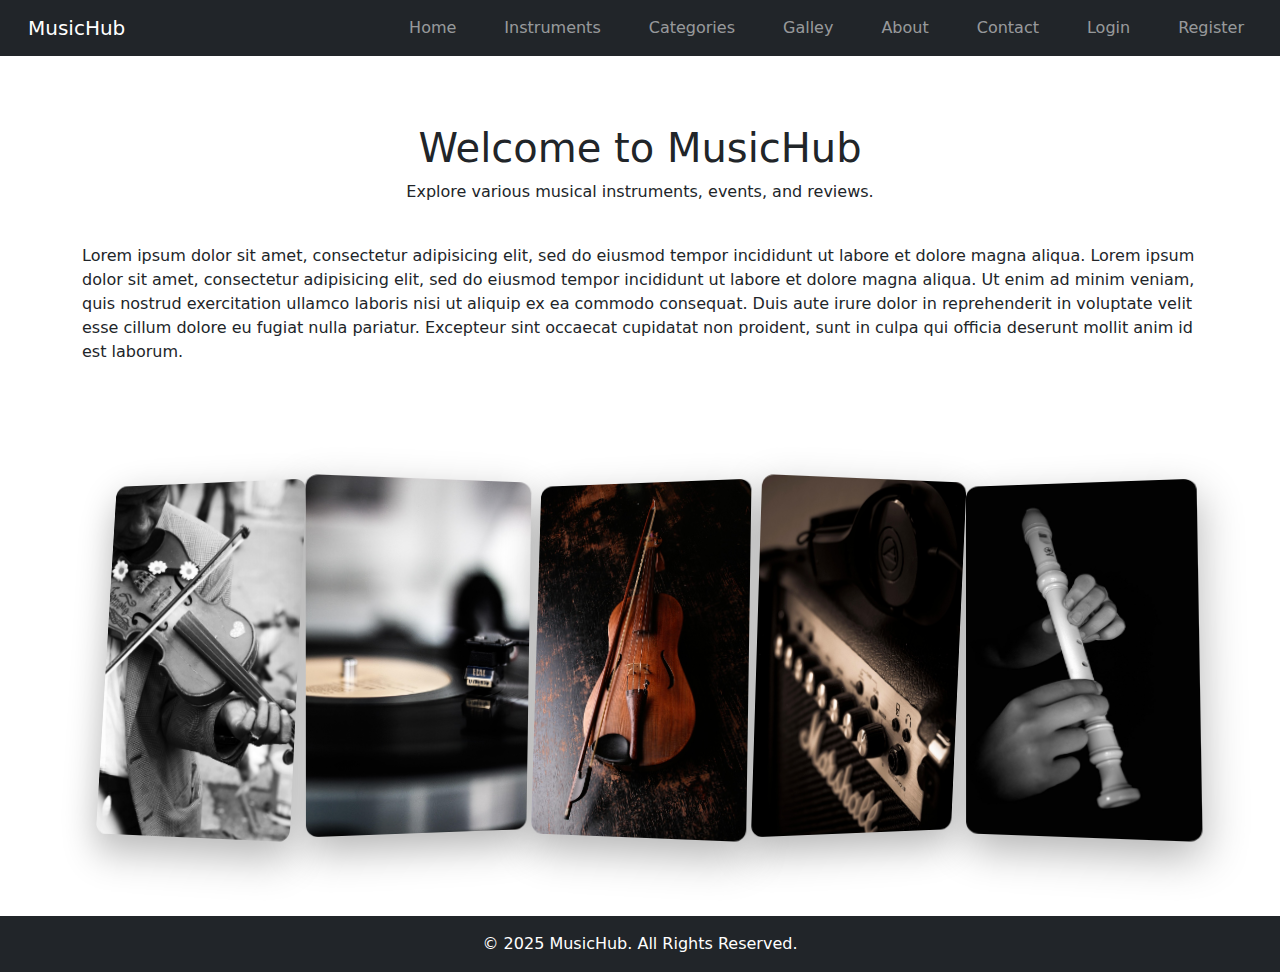
<file: index.html>
<!DOCTYPE html>
<html lang="en">
<head>
  <meta charset="UTF-8" />
  <meta name="viewport" content="width=device-width, initial-scale=1.0"/>
  <title>Music Instrument System</title>
  <link rel="stylesheet" href="style.css" />
  <link href="https://cdn.jsdelivr.net/npm/bootstrap@5.3.0/dist/css/bootstrap.min.css" rel="stylesheet" />

  <style>
    /* --- Collage Section Styles --- */
    .collage {
      position: relative;
      display: flex;
      justify-content: center;
      gap: -60px; /* overlap like Wix */
      perspective: 1200px;
      margin: 80px 0; /* space before footer */
    }

    .collage img {
      width: 220px;
      height: auto;
      border-radius: 12px;
      box-shadow: 0 15px 40px rgba(0,0,0,0.3);
      transform: rotateY(-15deg) rotateX(5deg);
      transition: transform 0.2s ease, z-index 0.2s ease;
      cursor: pointer;
      position: relative;
    }

    .collage img:nth-child(even) {
      transform: rotateY(15deg) rotateX(-5deg);
    }
  </style>
</head>
<body>

  <div class="wrapper">
    <!-- Header / Navbar -->
    <nav class="navbar navbar-expand-lg navbar-dark bg-dark">
      <div class="container-fluid">
        <a class="navbar-brand" href="index.html">MusicHub</a>
        <button class="navbar-toggler" type="button" data-bs-toggle="collapse" data-bs-target="#navbarNav">
          <span class="navbar-toggler-icon"></span>
        </button>
        <div class="collapse navbar-collapse" id="navbarNav">
          <ul class="navbar-nav ms-auto">
            <li class="nav-item"><a class="nav-link" href="index.html">Home</a></li>
            <li class="nav-item"><a class="nav-link" href="instrument.html">Instruments</a></li>
            <li class="nav-item"><a class="nav-link" href="categories.html">Categories</a></li>
            <li class="nav-item"><a class="nav-link" href="galley.html">Galley</a></li>
            <li class="nav-item"><a class="nav-link" href="about.html">About</a></li>
            <li class="nav-item"><a class="nav-link" href="contact.html">Contact</a></li>
            <li class="nav-item"><a class="nav-link" href="login.html">Login</a></li>
            <li class="nav-item"><a class="nav-link" href="register.html">Register</a></li>
          </ul>
        </div>
      </div>
    </nav>

    <!-- Main content -->
    <div class="main container mt-5">
      <h1 class="text-center">Welcome to MusicHub</h1>
      <p class="text-center">Explore various musical instruments, events, and reviews.</p><br>
      <p>
        Lorem ipsum dolor sit amet, consectetur adipisicing elit, sed do eiusmod
        tempor incididunt ut labore et dolore magna aliqua. Lorem ipsum dolor sit amet, consectetur adipisicing elit, sed do eiusmod
        tempor incididunt ut labore et dolore magna aliqua. Ut enim ad minim veniam,
        quis nostrud exercitation ullamco laboris nisi ut aliquip ex ea commodo
        consequat. Duis aute irure dolor in reprehenderit in voluptate velit esse
        cillum dolore eu fugiat nulla pariatur. Excepteur sint occaecat cupidatat non
        proident, sunt in culpa qui officia deserunt mollit anim id est laborum.
      </p>
    </div>

    <!-- Collage Section -->
    <div class="collage container-center">
      <img src="images\g6.jpeg" alt="Instrument 1">
      <img src="images\g15.jpg" alt="Instrument 2">
      <img src="images\g12.jpg" alt="Instrument 3">
      <img src="images\g11.jpg" alt="Instrument 4">
      <img src="images\g13.jpg" alt="Instrument 5">
    </div>

    <!-- Footer -->
    <footer class="footer bg-dark text-white text-center py-3">
      &copy; 2025 MusicHub. All Rights Reserved.
    </footer>
  </div>

  <!-- Bootstrap Bundle -->
  <script src="https://cdn.jsdelivr.net/npm/bootstrap@5.3.0/dist/js/bootstrap.bundle.min.js"></script>

  <!-- Collage Hover Script -->
  <script>
    const images = document.querySelectorAll('.collage img');

    images.forEach(img => {
      img.addEventListener('mousemove', (e) => {
        const rect = img.getBoundingClientRect();
        const x = e.clientX - rect.left; 
        const y = e.clientY - rect.top;
        const centerX = rect.width / 2;
        const centerY = rect.height / 2;

        const rotateX = ((y - centerY) / centerY) * 10; // tilt up/down
        const rotateY = ((x - centerX) / centerX) * 10; // tilt left/right

        img.style.transform = `rotateY(${rotateY}deg) rotateX(${-rotateX}deg) scale(1.1)`;
        img.style.zIndex = 10;
      });

      img.addEventListener('mouseleave', () => {
        img.style.transform = ''; // reset to default CSS
        img.style.zIndex = 1;
      });
    });
  </script>
</body>
</html>
</file>
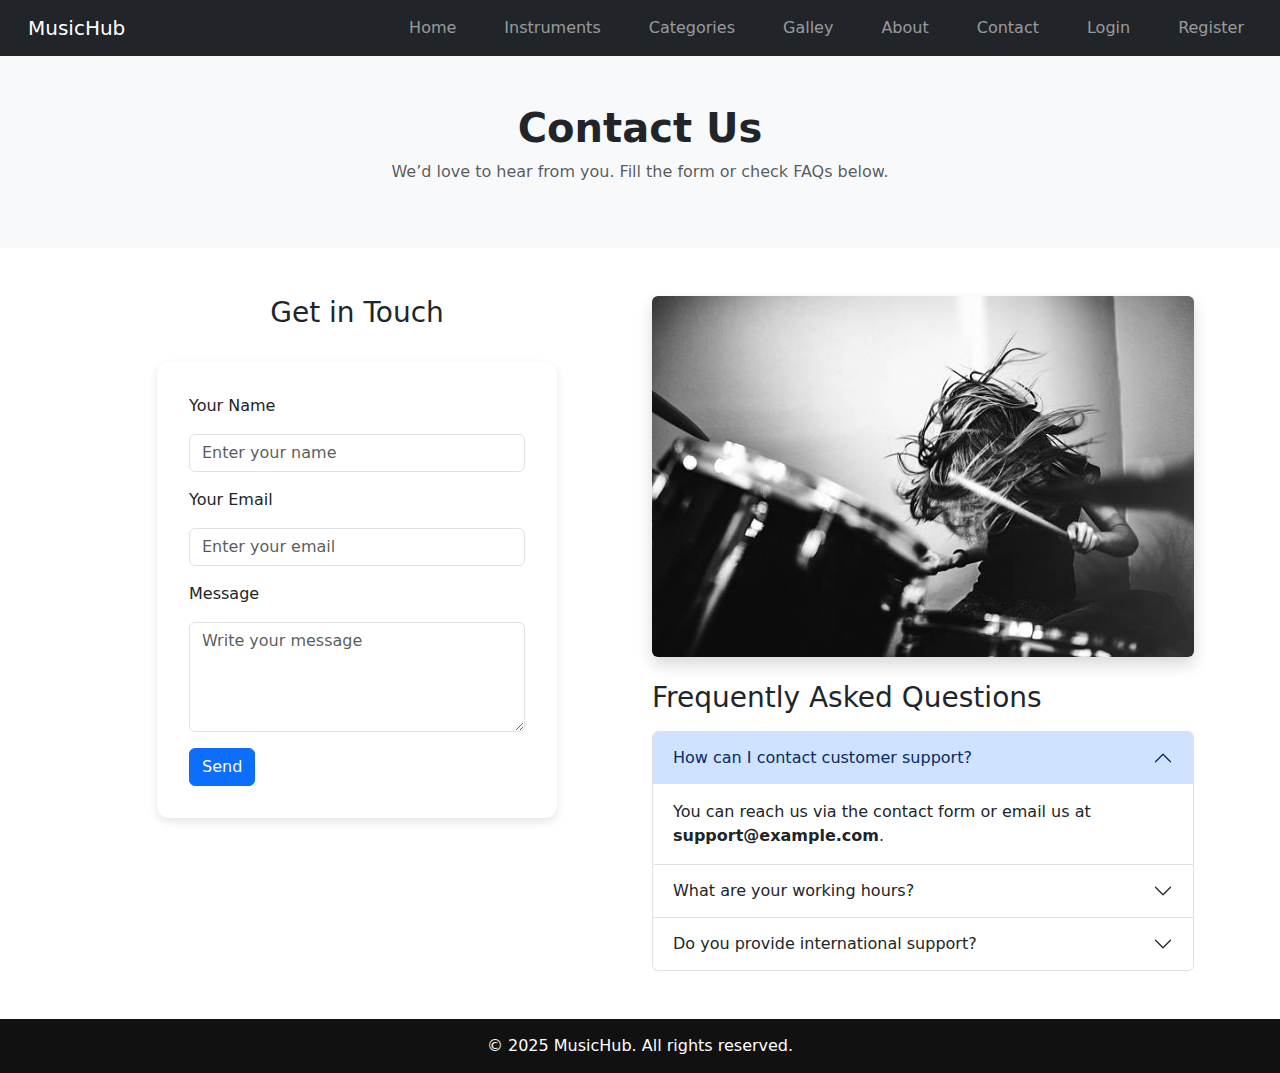
<file: contact.html>
<!DOCTYPE html>
<html lang="en">
<head>
  <meta charset="UTF-8">
  <title>Contact Us - MusicHub</title>
  <link rel="stylesheet" href="style.css">
  <link href="https://cdn.jsdelivr.net/npm/bootstrap@5.3.0/dist/css/bootstrap.min.css" rel="stylesheet">
</head>
<body>
  <div class="wrapper">
    <!-- Header/Navbar -->
    <nav class="navbar navbar-expand-lg navbar-dark bg-dark">
      <div class="container-fluid">
        <a class="navbar-brand" href="index.html">MusicHub</a>
        <button class="navbar-toggler" type="button" data-bs-toggle="collapse" data-bs-target="#navbarNav">
          <span class="navbar-toggler-icon"></span>
        </button>
        <div class="collapse navbar-collapse" id="navbarNav">
          <ul class="navbar-nav ms-auto">
            <li class="nav-item"><a class="nav-link" href="index.html">Home</a></li>
            <li class="nav-item"><a class="nav-link" href="instrument.html">Instruments</a></li>
            <li class="nav-item"><a class="nav-link" href="categories.html">Categories</a></li>
            <li class="nav-item"><a class="nav-link" href="galley.html">Galley</a></li>
            <li class="nav-item"><a class="nav-link" href="about.html">About</a></li>
            <li class="nav-item"><a class="nav-link" href="contact.html">Contact</a></li>
            <li class="nav-item"><a class="nav-link" href="login.html">Login</a></li>
            <li class="nav-item"><a class="nav-link" href="register.html">Register</a></li>
          </ul>
        </div>
      </div>
    </nav>

<!-- Contact Title -->
  <section class="py-5 text-center bg-light">
    <div class="container">
      <h1 class="fw-bold">Contact Us</h1>
      <p class="text-muted">We’d love to hear from you. Fill the form or check FAQs below.</p>
    </div>
  </section>

  <!-- Contact Content -->
  <section class="container my-5">
    <div class="row g-4">

      <!-- Left Side: Contact Form -->
      <div class="col-md-6">
        <h3 class="mb-3"><center>Get in Touch</center></h3>
        <form onsubmit="showPopup(event)">
          <div class="mb-3">
            <label for="name" class="form-label">Your Name</label>
            <input type="text" class="form-control" id="name" placeholder="Enter your name" required>
          </div>
          <div class="mb-3">
            <label for="email" class="form-label">Your Email</label>
            <input type="email" class="form-control" id="email" placeholder="Enter your email" required>
          </div>
          <div class="mb-3">
            <label for="message" class="form-label">Message</label>
            <textarea class="form-control" id="message" rows="4" placeholder="Write your message" required></textarea>
          </div>
          <button type="submit" class="btn btn-primary">Send</button>
        </form>
      </div>

      <!-- Right Side: Image + FAQ -->
      <div class="col-md-6">
        <!-- Image -->
        <img src="images\g3.jpg" alt="Contact Support" class="img-fluid rounded mb-4 shadow">

        <!-- FAQ Section -->
        <h3 class="mb-3">Frequently Asked Questions</h3>
        <div class="accordion" id="faqAccordion">

          <!-- Q1 -->
          <div class="accordion-item">
            <h2 class="accordion-header" id="faq1">
              <button class="accordion-button" type="button" data-bs-toggle="collapse" data-bs-target="#answer1" aria-expanded="true" aria-controls="answer1">
                How can I contact customer support?
              </button>
            </h2>
            <div id="answer1" class="accordion-collapse collapse show" aria-labelledby="faq1" data-bs-parent="#faqAccordion">
              <div class="accordion-body">
                You can reach us via the contact form or email us at <b>support@example.com</b>.
              </div>
            </div>
          </div>

          <!-- Q2 -->
          <div class="accordion-item">
            <h2 class="accordion-header" id="faq2">
              <button class="accordion-button collapsed" type="button" data-bs-toggle="collapse" data-bs-target="#answer2" aria-expanded="false" aria-controls="answer2">
                What are your working hours?
              </button>
            </h2>
            <div id="answer2" class="accordion-collapse collapse" aria-labelledby="faq2" data-bs-parent="#faqAccordion">
              <div class="accordion-body">
                We are available Monday to Friday, from <b>9:00 AM to 6:00 PM</b>.
              </div>
            </div>
          </div>

          <!-- Q3 -->
          <div class="accordion-item">
            <h2 class="accordion-header" id="faq3">
              <button class="accordion-button collapsed" type="button" data-bs-toggle="collapse" data-bs-target="#answer3" aria-expanded="false" aria-controls="answer3">
                Do you provide international support?
              </button>
            </h2>
            <div id="answer3" class="accordion-collapse collapse" aria-labelledby="faq3" data-bs-parent="#faqAccordion">
              <div class="accordion-body">
                Yes, we provide support worldwide via email and live chat.
              </div>
            </div>
          </div>

        </div>
      </div>
    </div>
  </section>

  <!-- Success Popup Modal -->
  <div class="modal fade" id="successModal" tabindex="-1" aria-labelledby="successModalLabel" aria-hidden="true">
    <div class="modal-dialog modal-dialog-centered">
      <div class="modal-content">
        <div class="modal-header bg-dark text-white">
          <h5 class="modal-title" id="successModalLabel">Message Sent</h5>
          <button type="button" class="btn-close btn-close-white" data-bs-dismiss="modal"></button>
        </div>
        <div class="modal-body">
          ✅ Thank you for contacting us! We’ll get back to you soon.
        </div>
        <div class="modal-footer">
          <button type="button" class="btn btn-dark" data-bs-dismiss="modal">OK</button>
        </div>
      </div>
    </div>
  </div>

  <!-- Bootstrap JS -->
  <script src="https://cdn.jsdelivr.net/npm/bootstrap@5.3.0/dist/js/bootstrap.bundle.min.js"></script>

  <!-- Custom JS -->
  <script>
    function showPopup(event) {
      event.preventDefault(); // Prevent page reload
      var myModal = new bootstrap.Modal(document.getElementById('successModal'));
      myModal.show();
    }
  </script>


    <!-- Footer -->
    <footer class="footer">
      <div class="container">
        &copy; 2025 MusicHub. All rights reserved.
      </div>
    </footer>
  </div>

  <!-- Bootstrap JS -->
  <script src="https://cdn.jsdelivr.net/npm/bootstrap@5.3.0/dist/js/bootstrap.bundle.min.js"></script>
</body>
</html>
</file>
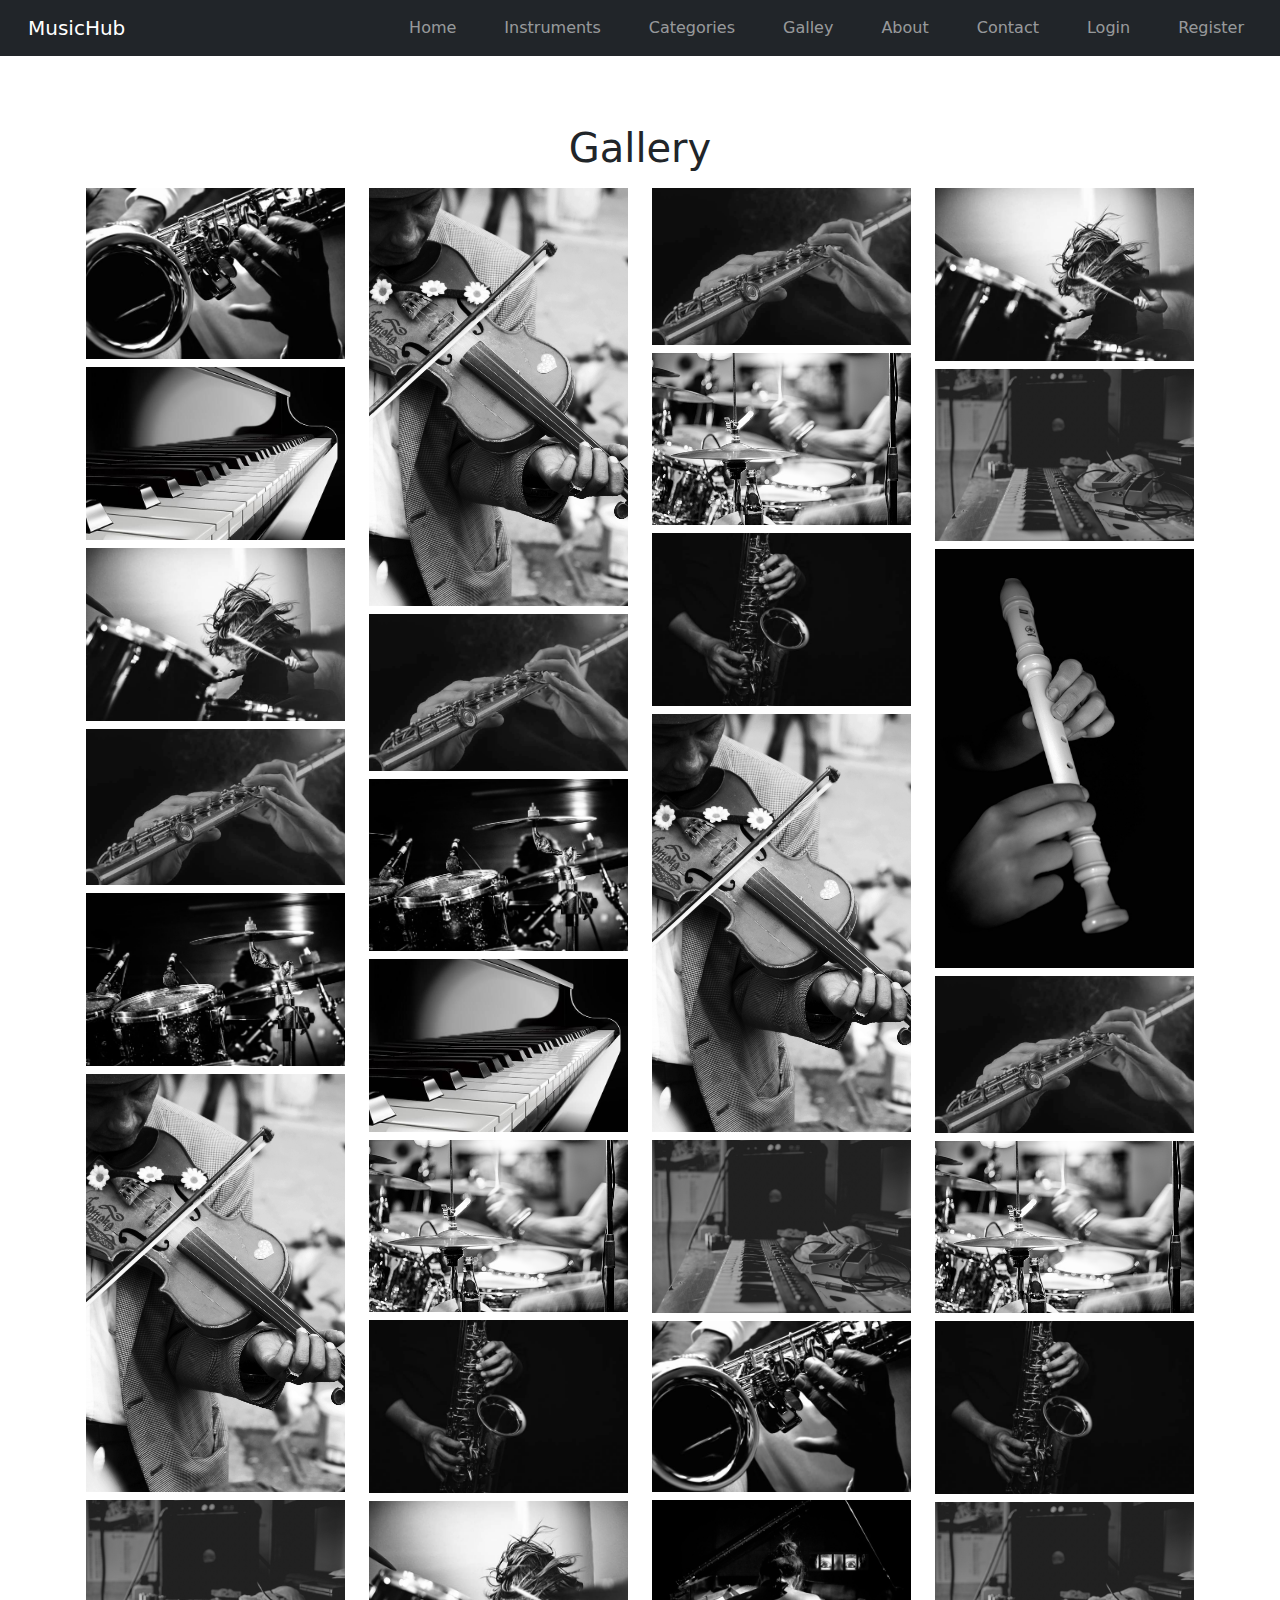
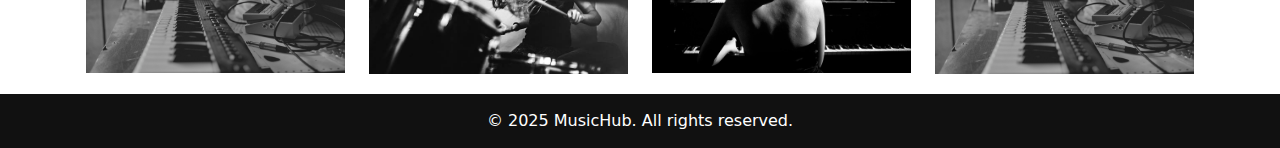
<file: galley.html>
<!DOCTYPE html>
<html lang="en">
<head>
  <meta charset="UTF-8">
  <title>About Us - MusicHub</title>
  <link rel="stylesheet" href="style.css">
  <link href="https://cdn.jsdelivr.net/npm/bootstrap@5.3.0/dist/css/bootstrap.min.css" rel="stylesheet">
</head>
<body>
  <div class="wrapper">
    <!-- Header/Navbar -->
  <nav class="navbar navbar-expand-lg navbar-dark bg-dark">
      <div class="container-fluid">
        <a class="navbar-brand" href="index.html">MusicHub</a>
        <button class="navbar-toggler" type="button" data-bs-toggle="collapse" data-bs-target="#navbarNav">
          <span class="navbar-toggler-icon"></span>
        </button>
        <div class="collapse navbar-collapse" id="navbarNav">
          <ul class="navbar-nav ms-auto">
            <li class="nav-item"><a class="nav-link" href="index.html">Home</a></li>
            <li class="nav-item"><a class="nav-link" href="instrument.html">Instruments</a></li>
            <li class="nav-item"><a class="nav-link" href="categories.html">Categories</a></li>
            <li class="nav-item"><a class="nav-link" href="galley.html">Galley</a></li>
            <li class="nav-item"><a class="nav-link" href="about.html">About</a></li>
            <li class="nav-item"><a class="nav-link" href="contact.html">Contact</a></li>
            <li class="nav-item"><a class="nav-link" href="login.html">Login</a></li>
            <li class="nav-item"><a class="nav-link" href="register.html">Register</a></li>
          </ul>
        </div>
      </div>
    </nav>

    <!-- Main Content -->
    <div class="main container mt-5">
      <h1 class="text-center">Gallery</h1>
      


<!-- Photo Grid -->
<div class="row"> 
  <div class="column">
    <img src="images\g1.jpg" style="width:100%">
    <img src="images\g2.jpg" style="width:100%">
    <img src="images\g3.jpg" style="width:100%">
    <img src="images\g10.png" style="width:100%">
    <img src="images\g7.jpeg" style="width:100%">
    <img src="images\g6.jpeg" style="width:100%">
    <img src="images\g5.jpg" style="width:100%">
  </div>
  
  <div class="column">
    <img src="images\g6.jpeg" style="width:100%">
    <img src="images\g10.png" style="width:100%">
    <img src="images\g7.jpeg" style="width:100%">
    <img src="images\g2.jpg" style="width:100%">
    <img src="images\g8.jpg" style="width:100%">
    <img src="images\g4.jpg" style="width:100%">
    <img src="images\g3.jpg" style="width:100%">
  </div>
   
  <div class="column">
    <img src="images\g10.png" style="width:100%">
    <img src="images\g8.jpg" style="width:100%">
    <img src="images\g4.jpg" style="width:100%">
    <img src="images\g6.jpeg" style="width:100%">
    <img src="images\g5.jpg" style="width:100%">
    <img src="images\g1.jpg" style="width:100%">
    <img src="images\g16.jpg" style="width:100%">
  </div>
  
 <div class="column">
    <img src="images\g3.jpg" style="width:100%">
    <img src="images\g5.jpg" style="width:100%">
    <img src="images\g13.jpg" style="width:100%">
    <img src="images\g10.png" style="width:100%">
    <img src="images\g8.jpg" style="width:100%">
    <img src="images\g4.jpg" style="width:100%">
    <img src="images\g5.jpg" style="width:100%">
  </div>
</div>

    </div>

    <!-- Footer -->
    <footer class="footer">
      <div class="container">
        &copy; 2025 MusicHub. All rights reserved.
      </div>
    </footer>
  </div>

  <!-- Bootstrap JS -->
  <script src="https://cdn.jsdelivr.net/npm/bootstrap@5.3.0/dist/js/bootstrap.bundle.min.js"></script>
</body>
</html>
</file>
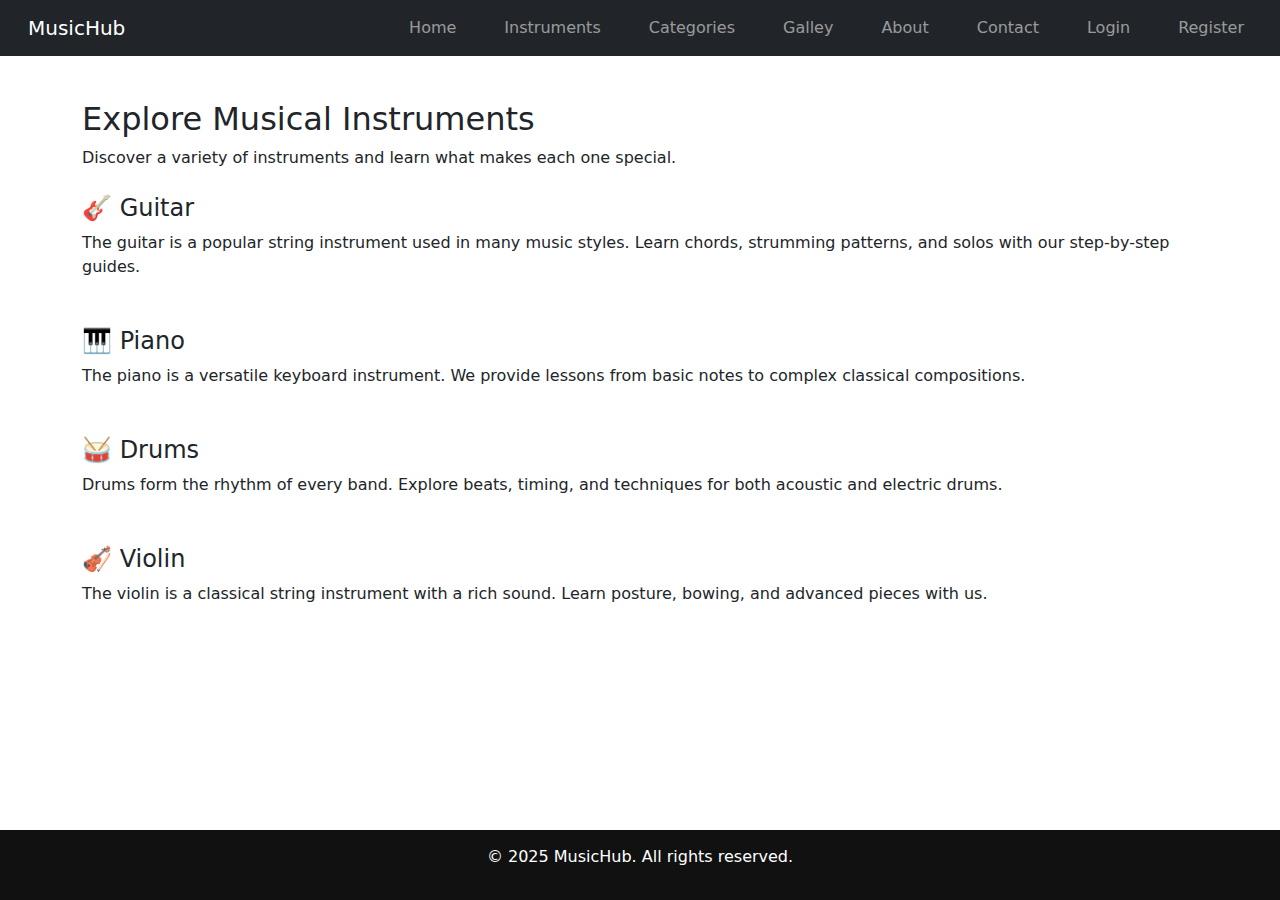
<file: instrument.html>
<!DOCTYPE html>
<html lang="en">
<head>
  <meta charset="UTF-8" />
  <meta name="viewport" content="width=device-width, initial-scale=1.0"/>
  <title>Music Instrument System</title>
  <link rel="stylesheet" href="style.css" />
  <link href="https://cdn.jsdelivr.net/npm/bootstrap@5.3.0/dist/css/bootstrap.min.css" rel="stylesheet" />
</head>
<body>
  <div class="wrapper">
    <!-- Header / Navbar -->
    <nav class="navbar navbar-expand-lg navbar-dark bg-dark">
      <div class="container-fluid">
        <a class="navbar-brand" href="index.html">MusicHub</a>
        <button class="navbar-toggler" type="button" data-bs-toggle="collapse" data-bs-target="#navbarNav">
          <span class="navbar-toggler-icon"></span>
        </button>
        <div class="collapse navbar-collapse" id="navbarNav">
          <ul class="navbar-nav ms-auto">
            <li class="nav-item"><a class="nav-link" href="index.html">Home</a></li>
            <li class="nav-item"><a class="nav-link" href="instrument.html">Instruments</a></li>
            <li class="nav-item"><a class="nav-link" href="categories.html">Categories</a></li>
            <li class="nav-item"><a class="nav-link" href="galley.html">Galley</a></li>
            <li class="nav-item"><a class="nav-link" href="about.html">About</a></li>
            <li class="nav-item"><a class="nav-link" href="contact.html">Contact</a></li>
            <li class="nav-item"><a class="nav-link" href="login.html">Login</a></li>
            <li class="nav-item"><a class="nav-link" href="register.html">Register</a></li>
          </ul>
        </div>
      </div>
    </nav>
 

  <!-- Main Content -->
  <div class="main container mt-4">
    <h2>Explore Musical Instruments</h2>
    <p class="mb-4">Discover a variety of instruments and learn what makes each one special.</p>

    <!-- Instrument Sections -->

    <section class="mb-5">
      <h4>🎸 Guitar</h4>
      <p>The guitar is a popular string instrument used in many music styles. Learn chords, strumming patterns, and solos with our step-by-step guides.</p>
    </section>

    <section class="mb-5">
      <h4>🎹 Piano</h4>
      <p>The piano is a versatile keyboard instrument. We provide lessons from basic notes to complex classical compositions.</p>
    </section>

    <section class="mb-5">
      <h4>🥁 Drums</h4>
      <p>Drums form the rhythm of every band. Explore beats, timing, and techniques for both acoustic and electric drums.</p>
    </section>

    <section class="mb-5">
      <h4>🎻 Violin</h4>
      <p>The violin is a classical string instrument with a rich sound. Learn posture, bowing, and advanced pieces with us.</p>
    </section>

  </div>

  <!-- Footer -->
  <footer class="footer">
    <p>&copy; 2025 MusicHub. All rights reserved.</p>
  </footer>

</div>
</body>
</html>
</file>
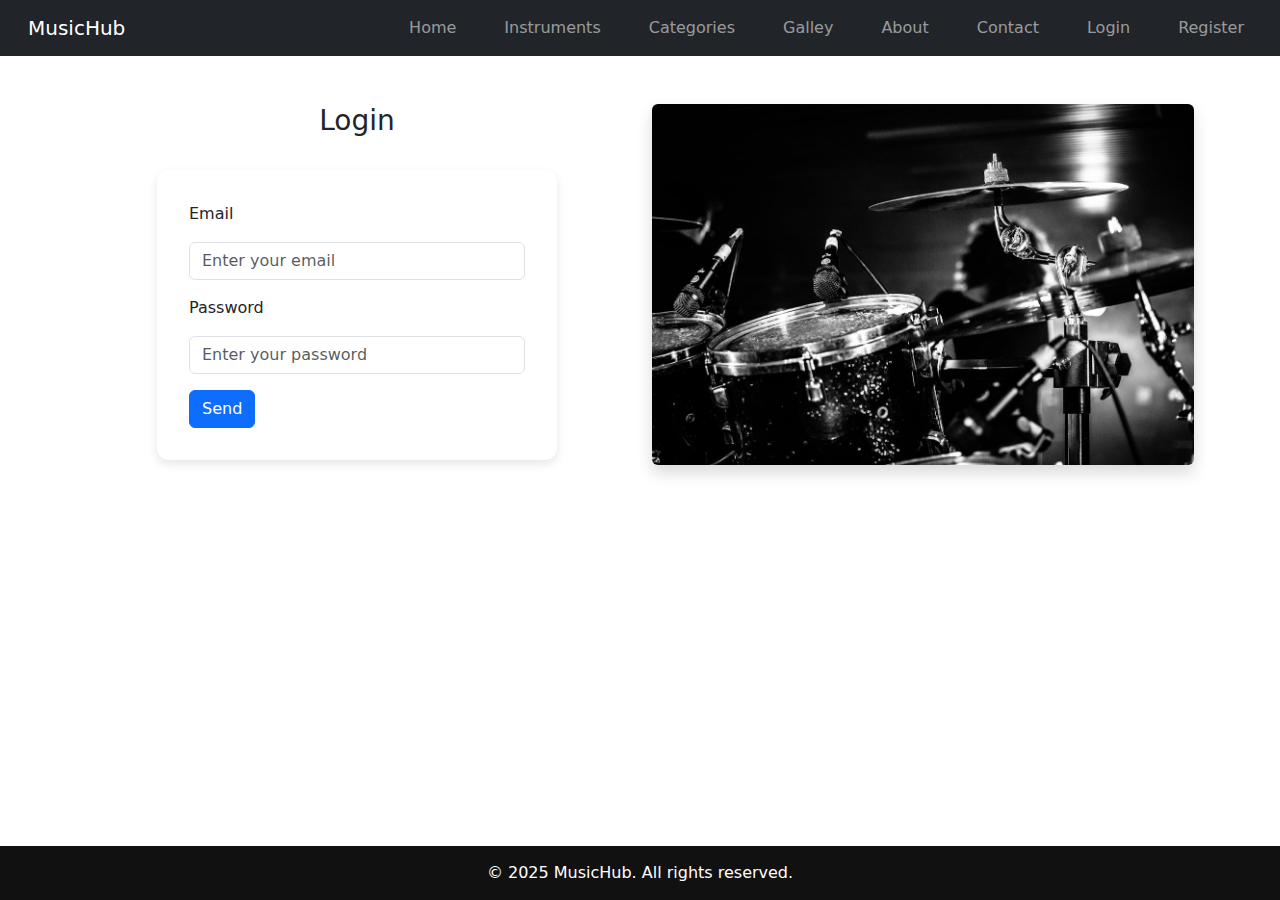
<file: login.html>
<!DOCTYPE html>
<html lang="en">
<head>
  <meta charset="UTF-8">
  <title>Contact Us - MusicHub</title>
  <link rel="stylesheet" href="style.css">
  <link href="https://cdn.jsdelivr.net/npm/bootstrap@5.3.0/dist/css/bootstrap.min.css" rel="stylesheet">
</head>
<body>
  <div class="wrapper">
    <!-- Header/Navbar -->
    <nav class="navbar navbar-expand-lg navbar-dark bg-dark">
      <div class="container-fluid">
        <a class="navbar-brand" href="index.html">MusicHub</a>
        <button class="navbar-toggler" type="button" data-bs-toggle="collapse" data-bs-target="#navbarNav">
          <span class="navbar-toggler-icon"></span>
        </button>
        <div class="collapse navbar-collapse" id="navbarNav">
          <ul class="navbar-nav ms-auto">
            <li class="nav-item"><a class="nav-link" href="index.html">Home</a></li>
            <li class="nav-item"><a class="nav-link" href="instrument.html">Instruments</a></li>
            <li class="nav-item"><a class="nav-link" href="categories.html">Categories</a></li>
            <li class="nav-item"><a class="nav-link" href="galley.html">Galley</a></li>
            <li class="nav-item"><a class="nav-link" href="about.html">About</a></li>
            <li class="nav-item"><a class="nav-link" href="contact.html">Contact</a></li>
            <li class="nav-item"><a class="nav-link" href="login.html">Login</a></li>
            <li class="nav-item"><a class="nav-link" href="register.html">Register</a></li>
          </ul>
        </div>
      </div>
    </nav>



  <!-- Contact Content -->
  <section class="container my-5">
    <div class="row g-4">

      <!-- Left Side: Contact Form -->
      <div class="col-md-6">
        <h3 class="mb-3"><center>Login </center></h3>
        <form onsubmit="showPopup(event)">
          <div class="mb-3">
            <label for="email" class="form-label">Email</label>
            <input type="email" class="form-control" id="email" placeholder="Enter your email" required>
          </div>
          <div class="mb-3">
            <label for="password" class="form-label">Password</label>
            <input type="password" class="form-control" id="password" placeholder="Enter your password" required>
          </div>
          <button type="submit" class="btn btn-primary">Send</button>
        </form>
      </div>
      

      <!-- Right Side: Image + FAQ -->
      <div class="col-md-6">
        <!-- Image -->
        <img src="images\g7.jpeg" alt="Contact Support" class="img-fluid rounded mb-4 shadow">
      </div>
    </div>
  </section>

  <!-- Success Popup Modal -->
  <div class="modal fade" id="successModal" tabindex="-1" aria-labelledby="successModalLabel" aria-hidden="true">
    <div class="modal-dialog modal-dialog-centered">
      <div class="modal-content">
        <div class="modal-header bg-dark text-white">
          <h5 class="modal-title" id="successModalLabel">Message Sent</h5>
          <button type="button" class="btn-close btn-close-white" data-bs-dismiss="modal"></button>
        </div>
        <div class="modal-body">
          ✅ You have logged in successfully.
        </div>
        <div class="modal-footer">
          <button type="button" class="btn btn-dark" data-bs-dismiss="modal">OK</button>
        </div>
      </div>
    </div>
  </div>

  <!-- Bootstrap JS -->
  <script src="https://cdn.jsdelivr.net/npm/bootstrap@5.3.0/dist/js/bootstrap.bundle.min.js"></script>

  <!-- Custom JS -->
  <script>
    function showPopup(event) {
      event.preventDefault(); // Prevent page reload
      var myModal = new bootstrap.Modal(document.getElementById('successModal'));
      myModal.show();
    }
  </script>


    <!-- Footer -->
    <footer class="footer">
      <div class="container">
        &copy; 2025 MusicHub. All rights reserved.
      </div>
    </footer>
  </div>

  <!-- Bootstrap JS -->
  <script src="https://cdn.jsdelivr.net/npm/bootstrap@5.3.0/dist/js/bootstrap.bundle.min.js"></script>
</body>
</html>
</file>
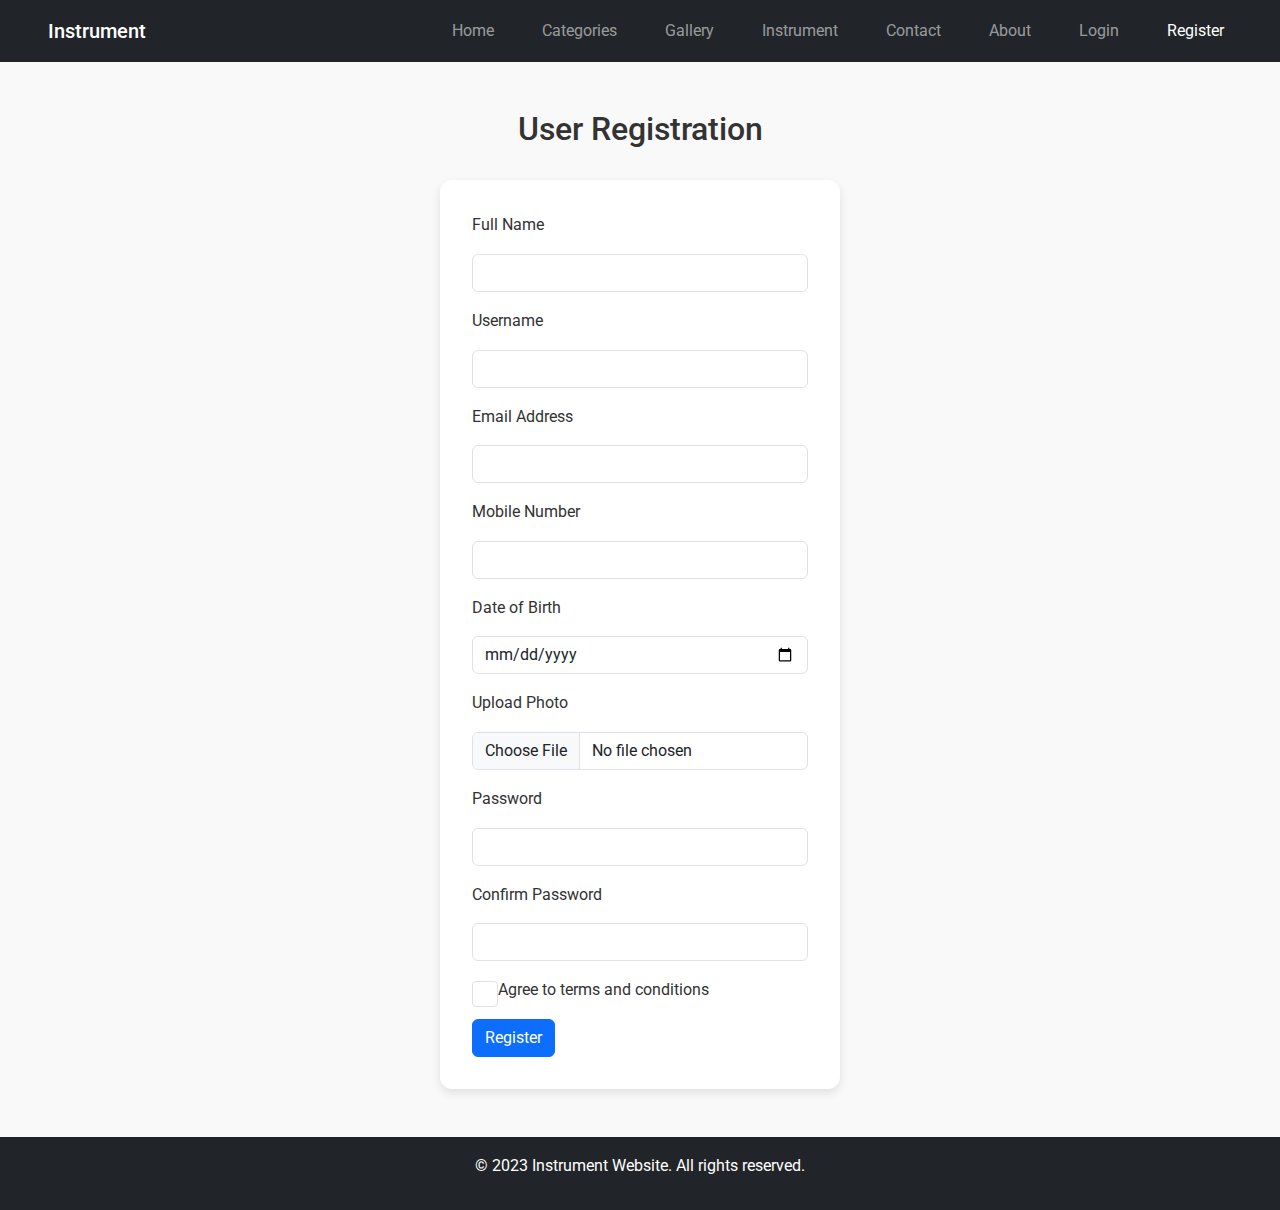
<file: register.html>
<!DOCTYPE html>
<html lang="en">
<head>
  <title>Register</title>
  <meta charset="utf-8">
  <meta name="viewport" content="width=device-width, initial-scale=1">
  <link href="https://cdn.jsdelivr.net/npm/bootstrap@5.3.0/dist/css/bootstrap.min.css" rel="stylesheet">
  <link rel="stylesheet" href="style.css">
</head>
<body>

<!-- Header Section -->
<nav class="navbar navbar-expand-sm bg-dark navbar-dark">
  <div class="container-fluid">
    <a class="navbar-brand" href="index.html">Instrument</a>
    <ul class="navbar-nav">
      <li class="nav-item"><a class="nav-link" href="index.html">Home</a></li>
      <li class="nav-item"><a class="nav-link" href="categories.html">Categories</a></li>
      <li class="nav-item"><a class="nav-link" href="galley.html">Gallery</a></li>
      <li class="nav-item"><a class="nav-link" href="instrument.html">Instrument</a></li>
      <li class="nav-item"><a class="nav-link" href="contact.html">Contact</a></li>
      <li class="nav-item"><a class="nav-link" href="about.html">About</a></li>
      <li class="nav-item"><a class="nav-link" href="login.html">Login</a></li>
      <li class="nav-item"><a class="nav-link active" href="register.html">Register</a></li>
    </ul>
  </div>
</nav>

<!-- Registration Form -->
<div class="container mt-5 mb-5">
  <h2 class="text-center mb-4">User Registration</h2>
  <form id="registrationForm" class="needs-validation" novalidate>

    <div class="mb-3">
      <label for="fullname" class="form-label">Full Name</label>
      <input type="text" class="form-control" id="fullname" name="fullname">
      <div class="invalid-feedback">Full name is required.</div>
    </div>

    <div class="mb-3">
      <label for="username" class="form-label">Username</label>
      <input type="text" class="form-control" id="username" name="username">
      <div class="invalid-feedback">Username is required.</div>
    </div>

    <div class="mb-3">
      <label for="email" class="form-label">Email Address</label>
      <input type="email" class="form-control" id="email" name="email">
      <div class="invalid-feedback">Enter a valid email address.</div>
    </div>

    <div class="mb-3">
      <label for="mobile" class="form-label">Mobile Number</label>
      <input type="tel" class="form-control" id="mobile" name="mobile">
      <div class="invalid-feedback">Enter a 10-digit mobile number.</div>
    </div>

    <div class="mb-3">
      <label for="dob" class="form-label">Date of Birth</label>
      <input type="date" class="form-control" id="dob" name="dob">
      <div class="invalid-feedback">Please select your birth date.</div>
    </div>

    <div class="mb-3">
      <label for="photo" class="form-label">Upload Photo</label>
      <input type="file" class="form-control" id="photo" name="photo" accept="image/*">
      <div class="invalid-feedback">Please upload your photo.</div>
    </div>

    <div class="mb-3">
      <label for="password" class="form-label">Password</label>
      <input type="password" class="form-control" id="password" name="password">
      <div class="invalid-feedback">Password must be at least 6 characters long.</div>
    </div>

    <div class="mb-3">
      <label for="confirmPassword" class="form-label">Confirm Password</label>
      <input type="password" class="form-control" id="confirmPassword">
      <div class="invalid-feedback">Passwords do not match.</div>
    </div>

    <div class="mb-3 form-check">
      <input type="checkbox" class="form-check-input" id="terms">
      <label class="form-check-label" for="terms">Agree to terms and conditions</label>
      <div class="invalid-feedback">You must agree before submitting.</div>
    </div>

    <button type="submit" class="btn btn-primary">Register</button>
  </form>
</div>

<!-- JS Validation -->
<script>
  document.getElementById("registrationForm").addEventListener("submit", function (event) {

    event.preventDefault();
    function showError(id, condition) {
      if (condition) {
        document.getElementById(id).classList.add("is-invalid");
        isValid = false;
      }
    }

    // Full Name
    showError("fullname", document.getElementById("fullname").value.trim() === "");

    // Username
    showError("username", document.getElementById("username").value.trim() === "");

    // Email
    const email = document.getElementById("email").value.trim();
    const emailPattern = /^[^ ]+@[^ ]+\.[a-z]{2,3}$/;
    showError("email", !emailPattern.test(email));

    // Mobile
    const mobile = document.getElementById("mobile").value.trim();
    showError("mobile", !/^\d{10}$/.test(mobile));

    // DOB
    showError("dob", document.getElementById("dob").value === "");

    // Photo
    showError("photo", document.getElementById("photo").files.length === 0);

    // Password
    const password = document.getElementById("password").value;
    showError("password", password.length < 6);

    // Confirm Password
    const confirmPassword = document.getElementById("confirmPassword").value;
    showError("confirmPassword", password !== confirmPassword);

    // Terms
    showError("terms", !document.getElementById("terms").checked);

    // Final check
    if (isValid) {
      alert("Registration Successful!");
      this.reset();
    }
  });
</script>

<!-- Footer -->
<footer class="bg-dark text-white text-center py-3 mt-5">
  <p>&copy; 2023 Instrument Website. All rights reserved.</p>
</footer>

</body>
</html>
</file>
<file: style.css>
@import url('https://fonts.googleapis.com/css2?family=Poppins:wght@400;600&family=Roboto:wght@400;500&display=swap');

body {
  font-family: 'Roboto', sans-serif;
  margin: 0;
  padding: 0;
  background: #f9f9f9;
  color: #333;
  line-height: 1.6;
  scroll-behavior: smooth;
}

.wrapper {
  min-height: 100vh;
  display: flex;
  flex-direction: column;
}

.main {
  flex: 1;
  padding: 20px;
}

/* Navbar / Header styles */
.navbar {
  padding: 10px 20px;
}



/* Footer styles */
.footer {
  background-color: #212529;
  color: white;
  text-align: center;
  padding: 15px;
  margin-top: auto;
}

    .category-card {
      border-radius: 20px;
      overflow: hidden;
      text-align: center;
      transition: transform 0.3s;
      background-color: #f8f9fa;
    }

    .category-card:hover {
      transform: scale(1.03);
    }

    .category-img {
      width: 100%;
      height: 200px;
      object-fit: cover;
    }

    .category-label {
      font-weight: bold;
      font-size: 1.1rem;
      padding: 15px;
    }

* {
  box-sizing: border-box;
}


.row {
  display: flex;
  flex-wrap: wrap;
  padding: 0 4px;
}

/* Create four equal columns that sits next to each other */
.column {
  flex: 25%;
  max-width: 25%;
  padding: 0 4px;
}

.column img {
  margin-top: 8px;
  vertical-align: middle;
}

/* Responsive layout - makes a two column-layout instead of four columns */
@media (max-width: 800px) {
  .column {
    flex: 50%;
    max-width: 50%;
  }
}

/* Responsive layout - makes the two columns stack on top of each other instead of next to each other */
@media (max-width: 600px) {
  .column {
    flex: 100%;
    max-width: 100%;
  }
}

form {
  max-width: 400px;
  margin: 2rem auto;
  background: #fff;
  padding: 2rem;
  border-radius: 12px;
  box-shadow: 0 4px 10px rgba(0,0,0,0.1);
}

form input, form textarea {
  width: 100%;
  padding: 0.75rem;
  margin: 0.5rem 0;
  border: 1px solid #ccc;
  border-radius: 8px;
  transition: border-color 0.3s, box-shadow 0.3s;
}

form input:focus, form textarea:focus {
  border-color: #007bff;
  box-shadow: 0 0 8px rgba(0,123,255,0.3);
  outline: none;
}

form button {
  background: #007bff;
  border: none;
  color: #fff;
  padding: 0.75rem 1.5rem;
  border-radius: 30px;
  cursor: pointer;
  transition: all 0.3s;
}

form button:hover {
  background: #0056b3;
  transform: translateY(-2px);
}
nav {
  display: flex;
  justify-content: space-between;
  align-items: center;
  padding: 1rem 2rem;
  background: #222;
  color: #fff;
  position: sticky;
  top: 0;
  z-index: 1000;
}

nav a {
  margin: 0 1rem;
  color: #fff;
  font-weight: 500;
  position: relative;
}

nav a::after {
  content: '';
  position: absolute;
  width: 0;
  height: 2px;
  background: #007bff;
  left: 0;
  bottom: -4px;
  transition: width 0.3s;
}

nav a:hover::after {
  width: 100%;
}










.hero {
background: url('images/g1.jpg') no-repeat center center/cover;
height: 80vh;
display: flex;
flex-direction: column;
justify-content: center;
align-items: center;
text-align: center;
color: #fff;
position: relative;
overflow: hidden;
}


.hero::before {
content: '';
position: absolute;
top: 0; left: 0; right: 0; bottom: 0;
background: rgba(0,0,0,0.6);
}


.hero h1, .hero p {
position: relative;
z-index: 1;
}


.hero h1 {animation: fadeInDown 1.5s ease both;}
.hero p {animation: fadeInUp 1.8s ease both;}


.hero .btn {
background: #007bff;
padding: 0.75rem 1.5rem;
border-radius: 30px;
color: #fff;
font-weight: bold;
transition: all 0.3s;
margin-top: 1rem;
position: relative;
z-index: 1;
animation: fadeInScale 2s ease both;
}


.hero .btn:hover {
background: #0056b3;
transform: translateY(-3px);
}

    body {
      margin: 0;
      padding: 0;
    }
    .footer {
      background: #111;
      padding: 15px;
      text-align: center;
      color: #fff;
    }
    /* Video section styling */
    .video-section {
      position: relative;
      height: 400px;
      overflow: hidden;
    }
    .video-section video {
      position: absolute;
      top: 0; left: 0;
      width: 100%; height: 100%;
      object-fit: cover;
    }
    .video-overlay {
      position: absolute;
      top: 0; left: 0;
      width: 100%; height: 100%;
      background: rgba(0,0,0,0.4);
      display: flex;
      flex-direction: column;
      justify-content: center;
      align-items: center;
      color: white;
      text-align: center;
    }
    /* Custom carousel arrows */
    .carousel-arrow {
      position: absolute;
      top: 50%;
      transform: translateY(-50%);
      background: #ff4d4d;
      color: #fff;
      font-size: 24px;
      font-weight: bold;
      padding: 8px 12px;
      border-radius: 50%;
      cursor: pointer;
      user-select: none;
      z-index: 10;
    }
    .carousel-arrow.left {
      left: 15px;
    }
    .carousel-arrow.right {
      right: 15px;
    }
</file>
